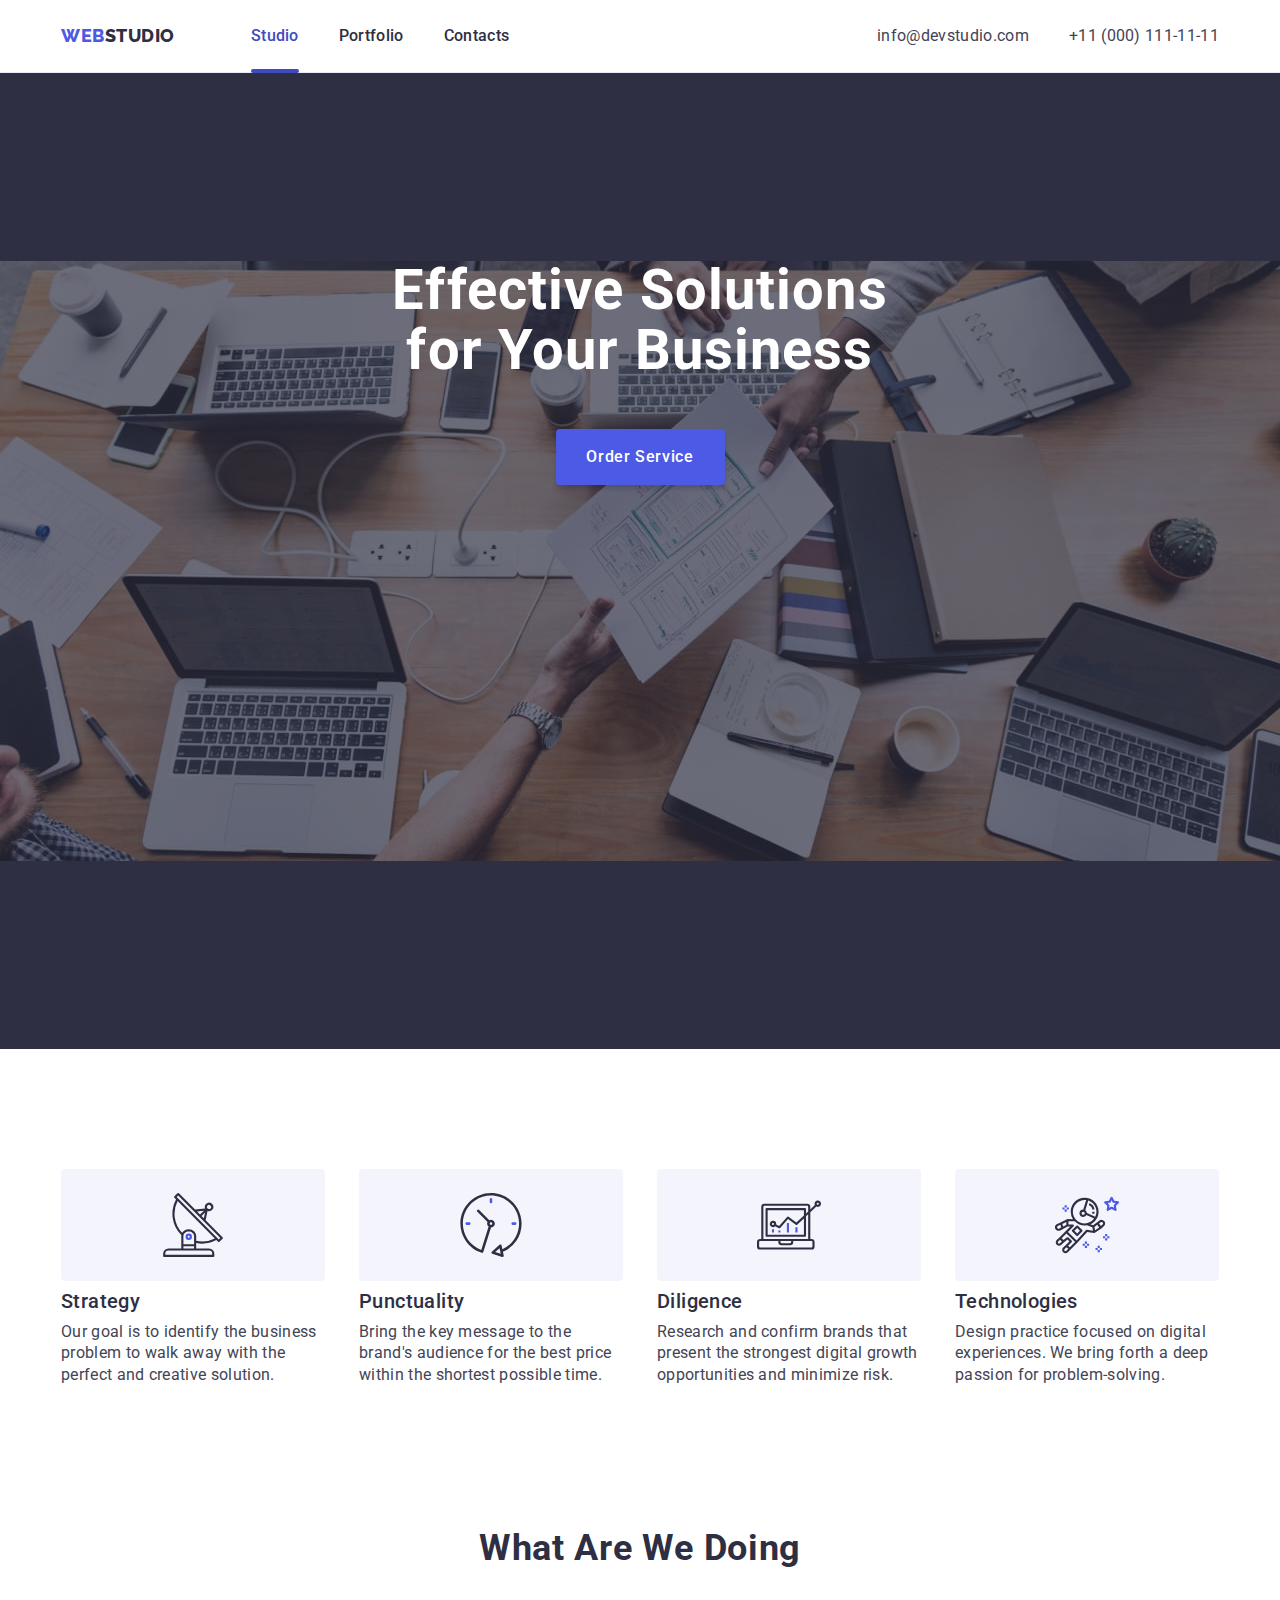
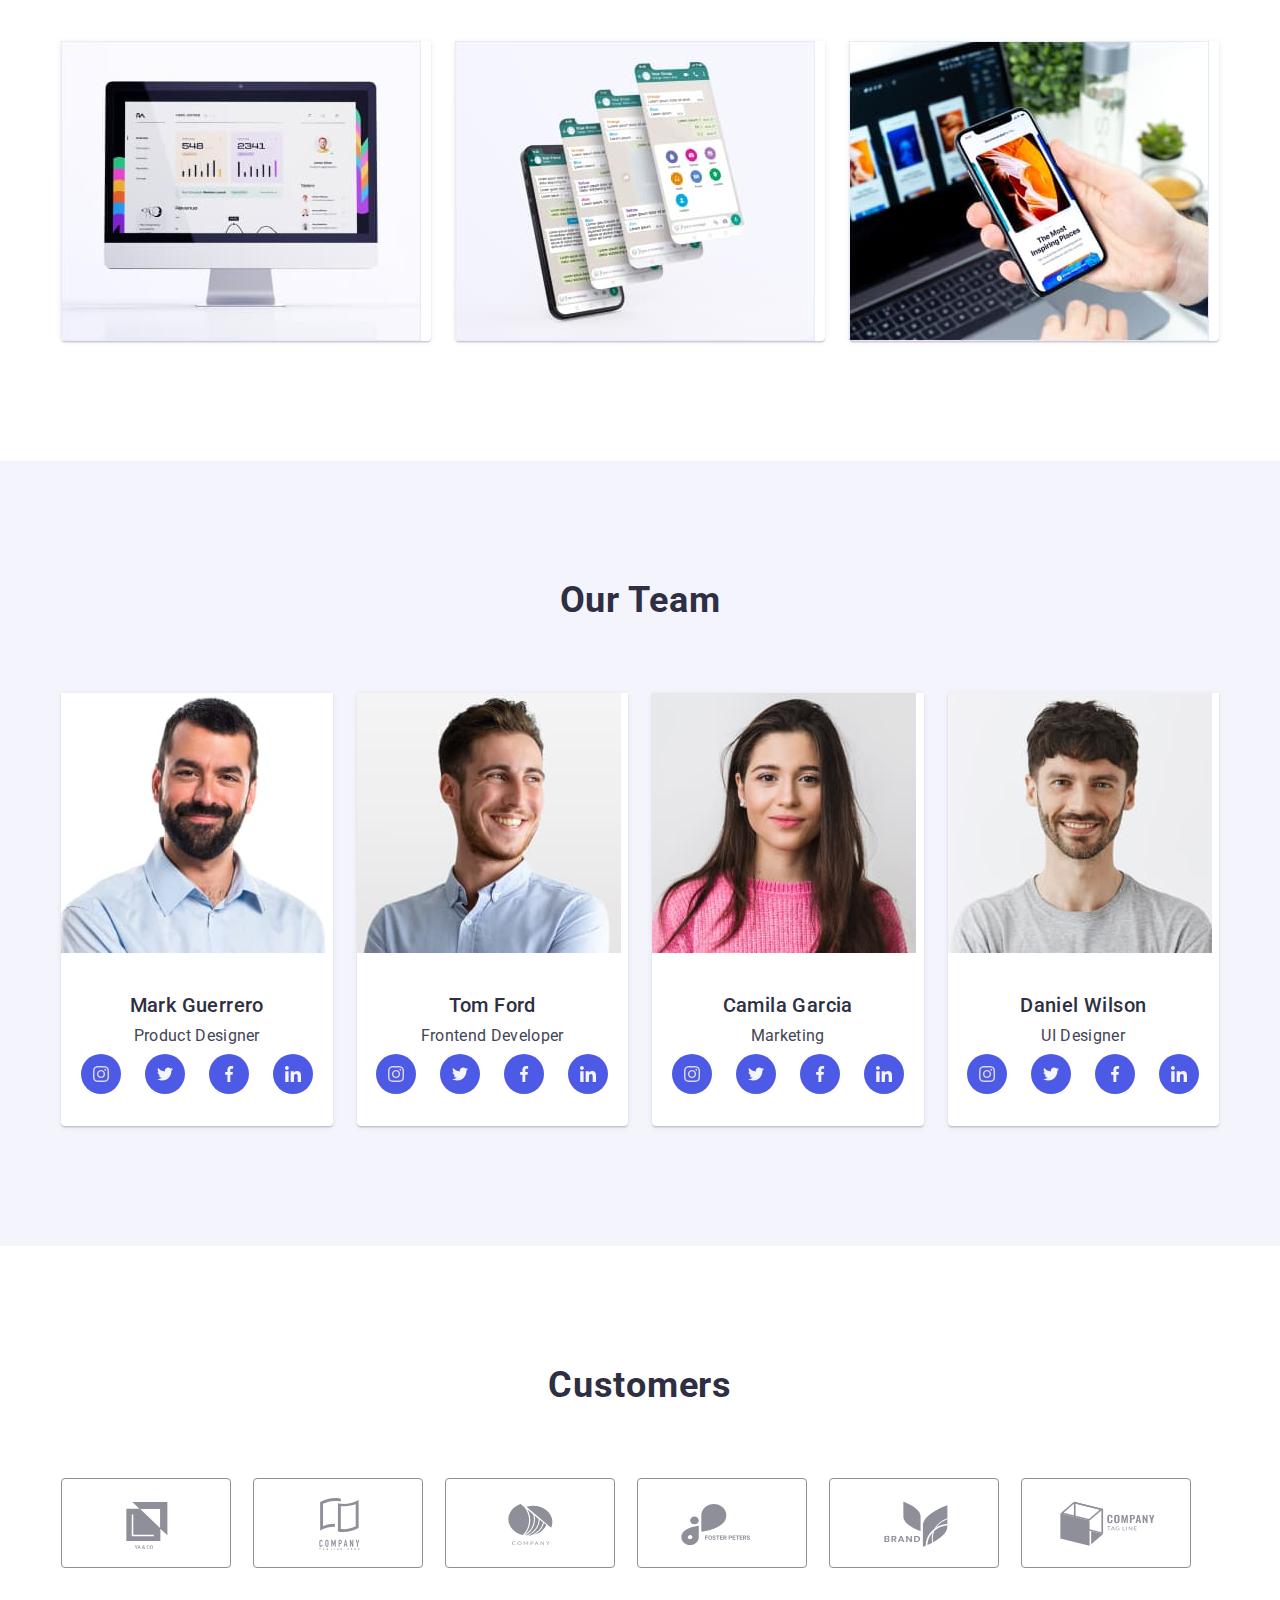
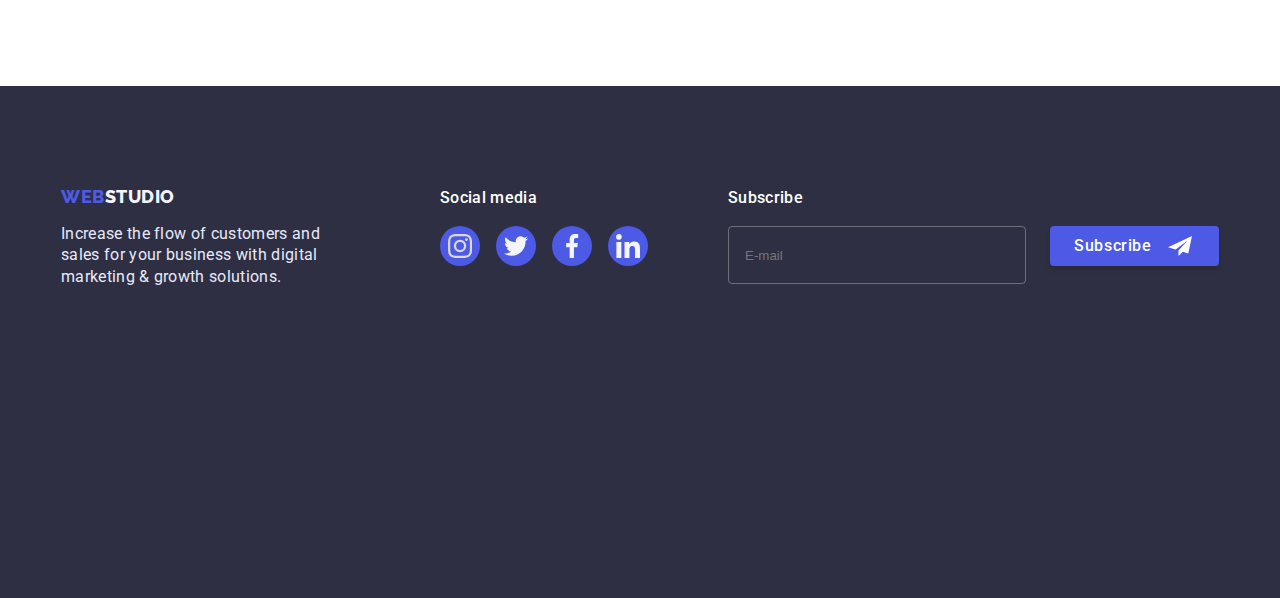
<file: index.html>
<!DOCTYPE html>
<html lang="en">
  <head>
    <meta charset="UTF-8" />
    <meta http-equiv="X-UA-Compatible" content="IE=edge" />
    <meta name="viewport" content="width=device-width, initial-scale=1.0" />
    <title>Web Studio</title>
    <link rel="preconnect" href="https://fonts.googleapis.com" />
    <link rel="preconnect" href="https://fonts.gstatic.com" crossorigin />
    <link
      href="https://fonts.googleapis.com/css2?family=Raleway:wght@800&family=Roboto:wght@400;500;700&display=swap"
      rel="stylesheet"
    />
    <link
      rel="stylesheet"
      href="https://cdnjs.cloudflare.com/ajax/libs/modern-normalize/1.1.0/modern-normalize.min.css"
      integrity="sha512-wpPYUAdjBVSE4KJnH1VR1HeZfpl1ub8YT/NKx4PuQ5NmX2tKuGu6U/JRp5y+Y8XG2tV+wKQpNHVUX03MfMFn9Q=="
      crossorigin="anonymous"
      referrerpolicy="no-referrer"
    />
    <link
      rel="stylesheet"
      href="https://cdnjs.cloudflare.com/ajax/libs/animate.css/4.1.1/animate.min.css"
    />
    <link href="https://unpkg.com/aos@2.3.1/dist/aos.css" rel="stylesheet" />
    <link rel="stylesheet" href="./css/styles.css" />
  </head>
  <body>
    <!--Header-->
    <header class="header">
      <div class="container header-container">
        <nav class="site-nav">
          <a href="./index.html" class="logo-link logo-web link"
            >Web<span class="logo-studio">Studio</span></a
          >
          <!--navigation list-->
          <ul class="header-list list">
            <li class="header-item">
              <a class="header-link link current" href="./index.html">Studio</a>
            </li>
            <li class="header-item">
              <a class="header-link link" href="./portfolio.html">Portfolio</a>
            </li>
            <li class="header-item">
              <a class="header-link link" href="">Contacts</a>
            </li>
          </ul>
        </nav>
        <address class="address">
          <ul class="contact-list list">
            <li class="contact-item">
              <a href="mailto:info@devstudio.com" class="contact link"
                >info@devstudio.com</a
              >
            </li>
            <li class="contact-item">
              <a href="tel:+110001111111" class="contact link"
                >+11 (000) 111-11-11</a
              >
            </li>
          </ul>
        </address>
      </div>
    </header>
    <!--Hero-->
    <main>
      <section class="hero">
        <div class="container">
          <h1 class="hero-top-title">Effective Solutions for Your Business</h1>
          <button class="modal-btn" data-modal-open type="button">
            Order Service
          </button>
        </div>
      </section>

      <section class="about">
        <div class="container">
          <h2 hidden>info</h2>
          <ul class="hero-list list">
            <li class="info-list">
              <div class="hero-feature">
                <ul class="feature-list list">
                  <li class="feature-item">
                    <a href="" class="feature-link link"
                      ><svg width="64" height="64" class="feature-icons">
                        <use href="./images/icons-2.svg#icon-antenna"></use>
                      </svg>
                    </a>
                    <h3 class="hero-second-title list">Strategy</h3>
                    <p class="section-description">
                      Our goal is to identify the business problem to walk away
                      with the perfect and creative solution.
                    </p>
                  </li>
                </ul>
              </div>
            </li>
            <li class="info-list">
              <div class="hero-feature">
                <ul class="feature-list list">
                  <li class="feature-item">
                    <a href="" class="feature-link link"
                      ><svg width="64" height="64" class="feature-icons">
                        <use href="./images/icons-2.svg#icon-clock"></use>
                      </svg>
                    </a>
                    <h3 class="hero-second-title list">Punctuality</h3>
                    <p class="section-description">
                      Bring the key message to the brand's audience for the best
                      price within the shortest possible time.
                    </p>
                  </li>
                </ul>
              </div>
            </li>
            <li class="info-list">
              <div class="hero-feature">
                <ul class="feature-list list">
                  <li class="feature-item">
                    <a href="" class="feature-link link"
                      ><svg width="64" height="64" class="feature-icons">
                        <use href="./images/icons-2.svg#icon-diagram"></use>
                      </svg>
                    </a>
                    <h3 class="hero-second-title list">Diligence</h3>
                    <p class="section-description">
                      Research and confirm brands that present the strongest
                      digital growth opportunities and minimize risk.
                    </p>
                  </li>
                </ul>
              </div>
            </li>
            <li class="info-list">
              <div class="hero-feature">
                <ul class="feature-list list">
                  <li class="feature-item">
                    <a href="" class="feature-link link"
                      ><svg width="64" height="64" class="feature-icons">
                        <use href="./images/icons-2.svg#icon-astronaut"></use>
                      </svg>
                    </a>
                    <h3 class="hero-second-title list">Technologies</h3>
                    <p class="section-description">
                      Design practice focused on digital experiences. We bring
                      forth a deep passion for problem-solving.
                    </p>
                  </li>
                </ul>
              </div>
            </li>
          </ul>
        </div>
      </section>

      <section class="about">
        <div class="container">
          <h2 class="hero-main-title">What are we doing</h2>
          <ul class="about-list list">
            <li class="about-item">
              <img
                src="./images/computer.jpg"
                alt="computer"
                width="360"
                height="300"
              />
            </li>
            <li class="about-item">
              <img
                src="./images/phone.jpg"
                alt="phone"
                width="360"
                height="300"
              />
            </li>
            <li class="about-item">
              <img
                src="./images/rectangle.jpg"
                alt="technical"
                width="360"
                height="300"
              />
            </li>
          </ul>
        </div>
      </section>

      <section class="about-team">
        <div class="container">
          <h2 class="hero-main-title">Our Team</h2>
          <ul class="about-list list">
            <li class="about-item">
              <img
                src="./images/guerreromark.jpg"
                alt="Mark Guerrero"
                width="264"
                height="260"
              />
              <div class="hero-text">
                <h3 class="hero-second-title">Mark Guerrero</h3>
                <p class="section-description">Product Designer</p>
                <ul class="team-soc-list list">
                  <li class="taem-soc-item">
                    <a href="" class="team-soc-link link"
                      ><svg width="16" height="16" class="team-soc-icon">
                        <use href="./images/icons.svg#icon-instagram"></use>
                      </svg>
                    </a>
                  </li>
                  <li class="taem-soc-item">
                    <a href="" class="team-soc-link link">
                      <svg width="16" height="16" class="team-soc-icon">
                        <use href="./images/icons.svg#icon-twitter"></use>
                      </svg>
                    </a>
                  </li>
                  <li class="taem-soc-item">
                    <a href="" class="team-soc-link link">
                      <svg width="16" height="16" class="team-soc-icon">
                        <use href="./images/icons.svg#icon-facebook"></use>
                      </svg>
                    </a>
                  </li>
                  <li class="taem-soc-item">
                    <a href="" class="team-soc-link link">
                      <svg width="16" height="16" class="team-soc-icon">
                        <use href="./images/icons.svg#icon-linkedin"></use>
                      </svg>
                    </a>
                  </li>
                </ul>
              </div>
            </li>
            <li class="about-item">
              <img
                src="./images/tomford.jpg"
                alt="Tom Ford"
                width="264"
                height="260"
              />
              <div class="hero-text">
                <h3 class="hero-second-title">Tom Ford</h3>
                <p class="section-description">Frontend Developer</p>
                <ul class="team-soc-list list">
                  <li class="taem-soc-item">
                    <a href="" class="team-soc-link link">
                      <svg width="16" height="16" class="team-soc-icon">
                        <use href="./images/icons.svg#icon-instagram"></use>
                      </svg>
                    </a>
                  </li>
                  <li class="taem-soc-item">
                    <a href="" class="team-soc-link link">
                      <svg width="16" height="16" class="team-soc-icon">
                        <use href="./images/icons.svg#icon-twitter"></use>
                      </svg>
                    </a>
                  </li>
                  <li class="taem-soc-item">
                    <a href="" class="team-soc-link link">
                      <svg width="16" height="16" class="team-soc-icon">
                        <use href="./images/icons.svg#icon-facebook"></use>
                      </svg>
                    </a>
                  </li>
                  <li class="taem-soc-item">
                    <a href="" class="team-soc-link link">
                      <svg width="16" height="16" class="team-soc-icon">
                        <use href="./images/icons.svg#icon-linkedin"></use>
                      </svg>
                    </a>
                  </li>
                </ul>
              </div>
            </li>
            <li class="about-item">
              <img
                src="./images/garciacamila.jpg"
                alt="Camila Garcia"
                width="264"
                height="260"
              />
              <div class="hero-text">
                <h3 class="hero-second-title">Camila Garcia</h3>
                <p class="section-description">Marketing</p>
                <ul class="team-soc-list list">
                  <li class="taem-soc-item">
                    <a href="" class="team-soc-link link">
                      <svg width="16" height="16" class="team-soc-icon">
                        <use href="./images/icons.svg#icon-instagram"></use>
                      </svg>
                    </a>
                  </li>
                  <li class="taem-soc-item">
                    <a href="" class="team-soc-link link">
                      <svg width="16" height="16" class="team-soc-icon">
                        <use href="./images/icons.svg#icon-twitter"></use>
                      </svg>
                    </a>
                  </li>
                  <li class="taem-soc-item">
                    <a href="" class="team-soc-link link">
                      <svg width="16" height="16" class="team-soc-icon">
                        <use href="./images/icons.svg#icon-facebook"></use>
                      </svg>
                    </a>
                  </li>
                  <li class="taem-soc-item">
                    <a href="" class="team-soc-link link">
                      <svg width="16" height="16" class="team-soc-icon">
                        <use href="./images/icons.svg#icon-linkedin"></use>
                      </svg>
                    </a>
                  </li>
                </ul>
              </div>
            </li>
            <li class="about-item">
              <img
                src="./images/danielwilson.jpg"
                alt="Daniel Wilson"
                width="264"
                height="260"
              />
              <div class="hero-text">
                <h3 class="hero-second-title">Daniel Wilson</h3>
                <p class="section-description">UI Designer</p>
                <ul class="team-soc-list list">
                  <li class="taem-soc-item">
                    <a href="" class="team-soc-link link">
                      <svg width="16" height="16" class="team-soc-icon">
                        <use href="./images/icons.svg#icon-instagram"></use>
                      </svg>
                    </a>
                  </li>
                  <li class="taem-soc-item">
                    <a href="" class="team-soc-link link">
                      <svg width="16" height="16" class="team-soc-icon">
                        <use href="./images/icons.svg#icon-twitter"></use>
                      </svg>
                    </a>
                  </li>
                  <li class="taem-soc-item">
                    <a href="" class="team-soc-link link">
                      <svg width="16" height="16" class="team-soc-icon">
                        <use href="./images/icons.svg#icon-facebook"></use>
                      </svg>
                    </a>
                  </li>
                  <li class="taem-soc-item">
                    <a href="" class="team-soc-link link">
                      <svg width="16" height="16" class="team-soc-icon">
                        <use href="./images/icons.svg#icon-linkedin"></use>
                      </svg>
                    </a>
                  </li>
                </ul>
              </div>
            </li>
          </ul>
        </div>
      </section>
      <section class="сustomers">
        <div class="container">
          <h2 class="hero-main-title">Customers</h2>
          <ul class="сustomers-logo list">
            <li class="сustomers-item">
              <a href="" class="сustomers-link link">
                <svg width="104" height="56" class="сustomers-icon">
                  <use href="./images/icons-3.svg#icon-Logo"></use>
                </svg>
              </a>
            </li>
            <li class="сustomers-item">
              <a href="" class="сustomers-link">
                <svg width="104" height="56" class="сustomers-icon">
                  <use href="./images/icons-3.svg#icon-Logo-1"></use>
                </svg>
              </a>
            </li>
            <li class="сustomers-item">
              <a href="" class="сustomers-link link">
                <svg width="104" height="56" class="сustomers-icon">
                  <use href="./images/icons-3.svg#icon-Logo-2"></use>
                </svg>
              </a>
            </li>
            <li class="сustomers-item">
              <a href="" class="сustomers-link link">
                <svg width="104" height="56" class="сustomers-icon">
                  <use href="./images/icons-3.svg#icon-Logo-3"></use>
                </svg>
              </a>
            </li>
            <li class="сustomers-item">
              <a href="" class="сustomers-link link">
                <svg width="104" height="56" class="сustomers-icon">
                  <use href="./images/icons-3.svg#icon-Logo-4"></use>
                </svg>
              </a>
            </li>
            <li class="сustomers-item">
              <a href="" class="сustomers-link link">
                <svg width="104" height="56" class="сustomers-icon">
                  <use href="./images/icons-3.svg#icon-Logo-5"></use>
                </svg>
              </a>
            </li>
          </ul>
        </div>
      </section>
    </main>
    <footer class="footer logo-link">
      <div class="footer-wrap container">
        <div>
          <a href="./index.html" class="logo-web link"
            >Web<span class="logo-studio-footer">studio</span></a
          >
          <p class="footer-text">
            Increase the flow of customers and sales for your business with
            digital marketing & growth solutions.
          </p>
        </div>
        <div class="social-nav">
          <h3 class="social-text">Social media</h3>
          <ul class="footer-soc-list list">
            <li class="footer-soc-item">
              <a href="" class="footer-soc-link link">
                <svg width="24" height="24" class="footer-soc-icon">
                  <use href="./images/icons.svg#icon-instagram"></use>
                </svg>
              </a>
            </li>
            <li class="footer-soc-item">
              <a href="" class="footer-soc-link link">
                <svg width="24" height="24" class="footer-soc-icon">
                  <use href="./images/icons.svg#icon-twitter"></use>
                </svg>
              </a>
            </li>
            <li class="footer-soc-item">
              <a href="" class="footer-soc-link link">
                <svg width="24" height="24" class="footer-soc-icon">
                  <use href="./images/icons.svg#icon-facebook"></use>
                </svg>
              </a>
            </li>
            <li class="footer-soc-item">
              <a href="" class="footer-soc-link link">
                <svg width="24" height="24" class="footer-soc-icon">
                  <use href="./images/icons.svg#icon-linkedin"></use>
                </svg>
              </a>
            </li>
          </ul>
        </div>
        <div class="footer-component">
          <h3 class="component-text">Subscribe</h3>
          <form class="component-form">
            <div class="component-field">
              <input
                class="component-input"
                type="email"
                id="user-subscribe"
                name="user-subscribe"
                placeholder="E-mail"
              />
              <button type="submit" class="modal-btn component-btn-input">
                Subscribe
                <svg width="24" height="24" class="component-icon">
                  <use href="./images/icons-6.svg#icon-Frame-3"></use>
                </svg>
              </button>
            </div>
          </form>
        </div>
      </div>
    </footer>
    <div class="backdrop is-hidden" data-modal>
      <div class="modal">
        <button type="button" data-modal-close class="modal-close">
          <svg width="8" height="8" class="modal-close-icon">
            <use href="./images/icons-4.svg#icon-close-black"></use>
          </svg>
        </button>
        <p class="modal-title">Leave your contacts and we will call you back</p>
        <form class="modal-form">
          <div class="modal-field">
            <label class="modal-lable-text" for="user-name">Name</label>
            <div class="input-wrap">
              <input
                class="modal-input"
                type="text"
                placeholder=""
                name="user-name"
                id="user-name"
                required
              />
              <svg width="18" height="24" class="modal-input-icon">
                <use href="./images/icons-5.svg#icon-person-black-18dp-1"></use>
              </svg>
            </div>
          </div>
          <div class="modal-field">
            <label class="modal-lable-text" for="user-phone">Phone</label>
            <div class="input-wrap">
              <input
                class="modal-input"
                type="tel"
                placeholder="+380 (00) 000-00-00"
                name="user-phone"
                id="user-phone"
                title="+380 (00) 000-00-00"
                required
                pattern="[\+]\d{3}\s[\(]\d{2}[\)]\s\d{3}[\-]\d{2}[\-]\d{2}"
              />
              <svg width="18" height="24" class="modal-input-icon">
                <use href="./images/icons-5.svg#icon-phone-black-18dp-1"></use>
              </svg>
            </div>
          </div>
          <div class="modal-field">
            <label class="modal-lable-text" for="user-email">Email</label>
            <div class="input-wrap">
              <input
                class="modal-input"
                type="email"
                placeholder=""
                name="user-email"
                id="user-email"
                required
              />
              <svg width="18" height="24" class="modal-input-icon">
                <use href="./images/icons-5.svg#icon-email-black-18dp-1"></use>
              </svg>
            </div>
          </div>
          <div class="modal-field">
            <label class="modal-lable-text" for="user-comment">Comment</label>
            <textarea
              class="modal-textarea"
              name="user-comment"
              id="user-comment"
              placeholder="Text input"
            ></textarea>
          </div>
          <div class="modal-field">
            <input
              class="modal-check visually-hidden"
              type="checkbox"
              id="privacy"
              name="user-privacy"
              value="true"
            />
            <label for="privacy" class="check-text">
              <span>
                <svg class="check-icon" width="10" height="8">
                  <use href="./images/icons-6.svg#icon-Vector"></use>
                </svg> </span
              >I accept the terms and conditions of the
              <a class="privacy policy" href="">Privacy Policy</a></label
            >
          </div>
          <button type="submit" class="modal-btn modal-btn-input">Send</button>
        </form>
      </div>
    </div>
    <script src="https://unpkg.com/aos@2.3.1/dist/aos.js"></script>
    <script>
      AOS.init();
    </script>
    <script src="./js/modal.js"></script>
  </body>
</html>
</file>
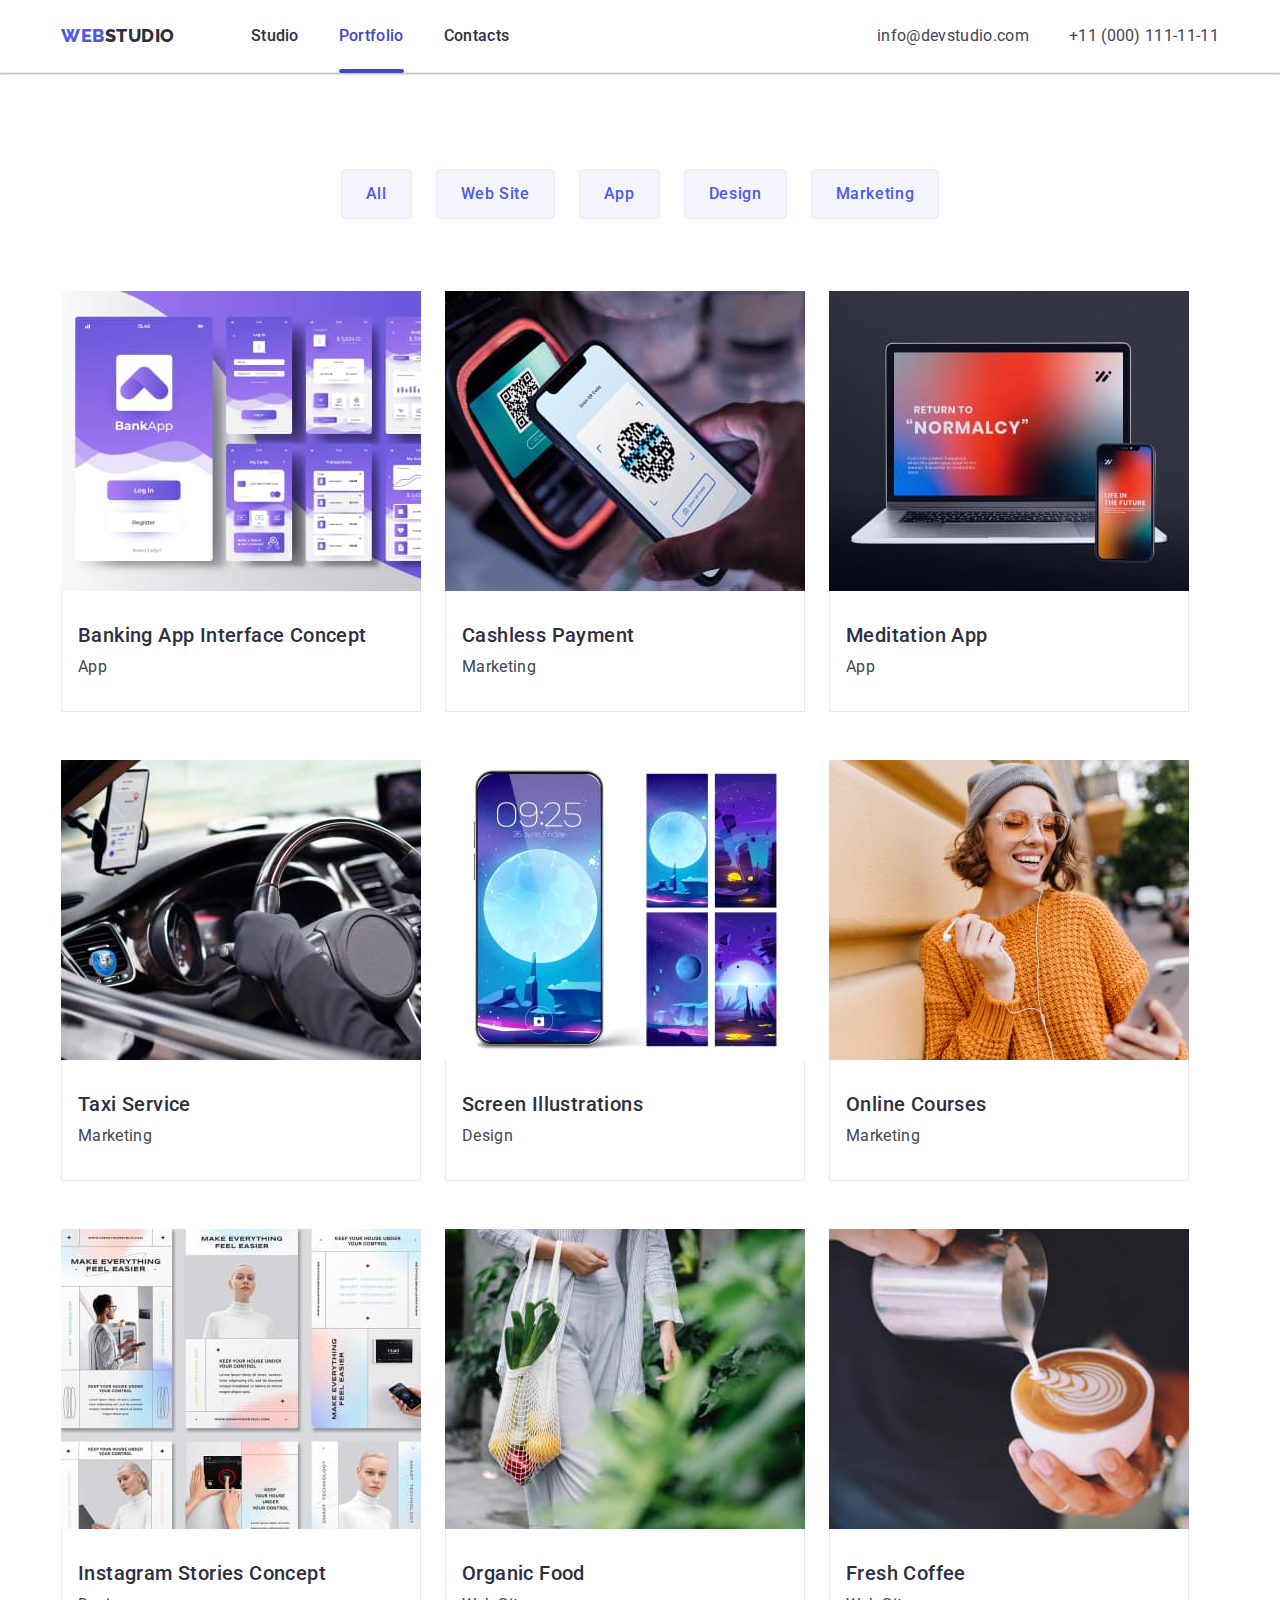
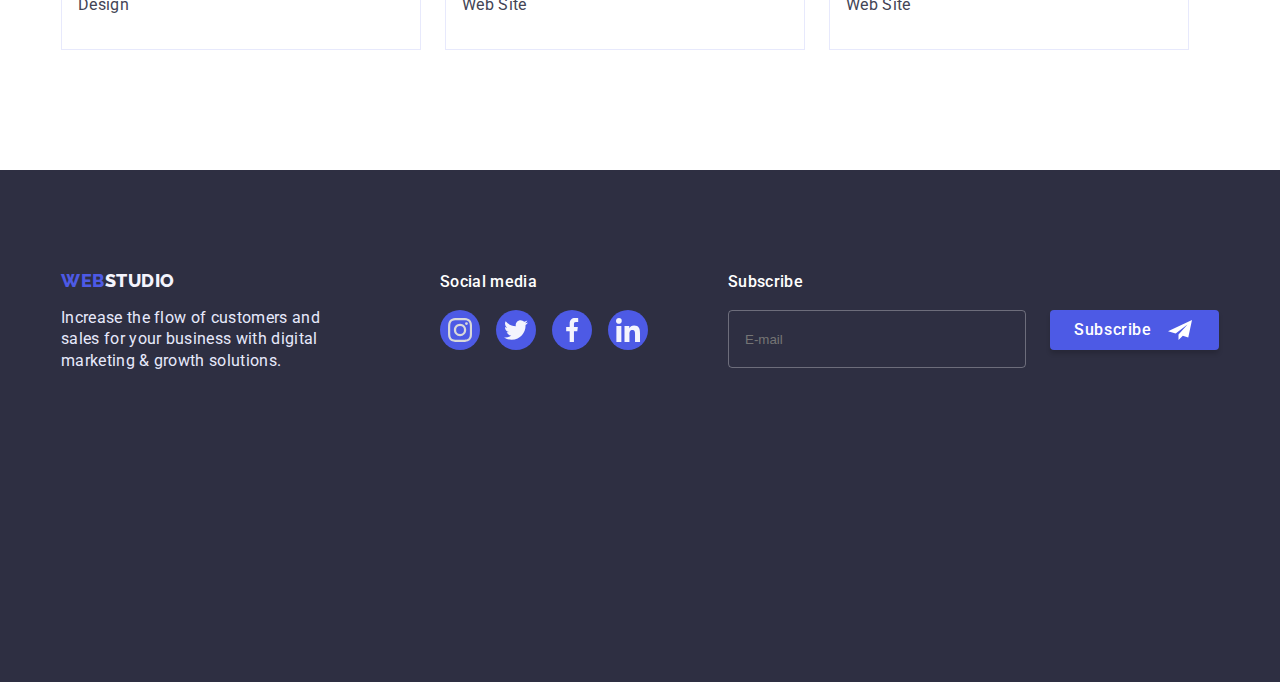
<file: portfolio.html>
<!DOCTYPE html>
<html lang="en">
  <head>
    <meta charset="UTF-8" />
    <meta http-equiv="X-UA-Compatible" content="IE=edge" />
    <meta name="viewport" content="width=device-width, initial-scale=1.0" />
    <title>Portfolio</title>
    <link rel="preconnect" href="https://fonts.googleapis.com" />
    <link rel="preconnect" href="https://fonts.gstatic.com" crossorigin />
    <link
      href="https://fonts.googleapis.com/css2?family=Raleway:wght@800&family=Roboto:wght@400;500;700&display=swap"
      rel="stylesheet"
    />
    <link
      rel="stylesheet"
      href="https://cdnjs.cloudflare.com/ajax/libs/modern-normalize/1.1.0/modern-normalize.min.css"
      integrity="sha512-wpPYUAdjBVSE4KJnH1VR1HeZfpl1ub8YT/NKx4PuQ5NmX2tKuGu6U/JRp5y+Y8XG2tV+wKQpNHVUX03MfMFn9Q=="
      crossorigin="anonymous"
      referrerpolicy="no-referrer"
    />
    <link
      rel="stylesheet"
      href="https://cdnjs.cloudflare.com/ajax/libs/animate.css/4.1.1/animate.min.css"
    />
    <link rel="stylesheet" href="./css/styles.css" />
  </head>
  <body>
    <!--Header-->
    <header class="header">
      <div class="container header-container">
        <nav class="site-nav">
          <a href="./index.html" class="logo-link logo-web link"
            >Web<span class="logo-studio">Studio</span></a
          >
          <!--navigation list-->
          <ul class="header-list list">
            <li class="header-item">
              <a class="header-link link" href="./index.html">Studio</a>
            </li>
            <li class="header-item">
              <a class="header-link link current" href="./portfolio.html"
                >Portfolio</a
              >
            </li>
            <li class="header-item">
              <a class="header-link link" href="">Contacts</a>
            </li>
          </ul>
        </nav>
        <address class="address">
          <ul class="contact-list list">
            <li class="contact-item">
              <a href="mailto:info@devstudio.com" class="contact link"
                >info@devstudio.com</a
              >
            </li>
            <li class="contact-item">
              <a href="tel:+110001111111" class="contact link"
                >+11 (000) 111-11-11</a
              >
            </li>
          </ul>
        </address>
      </div>
    </header>
    <!--Hero-->
    <main>
      <section class="portfolio">
        <div class="container">
          <h1 hidden>Field of activity</h1>
          <ul class="list-button list">
            <li class="button-nav">
              <button class="portfolio-modal-btn" type="button">All</button>
            </li>
            <li class="button-nav">
              <button class="portfolio-modal-btn" type="button">
                Web Site
              </button>
            </li>
            <li class="button-nav">
              <button class="portfolio-modal-btn" type="button">App</button>
            </li>
            <li class="button-nav">
              <button class="portfolio-modal-btn" type="button">Design</button>
            </li>
            <li class="button-nav">
              <button class="portfolio-modal-btn" type="button">
                Marketing
              </button>
            </li>
          </ul>
          <ul class="list row-cards-list">
            <li class="row-cards">
              <a href="" class="row-cards-link link">
                <div class="cards-top-wrap">
                  <img
                    src="./images/banking.jpg"
                    alt="service"
                    width="360"
                    height="300"
                  />
                  <p class="cards-cover-text">
                    14 Stylish and User-Friendly App Design Concepts · Task
                    Manager App · Calorie Tracker App · Exotic Fruit Ecommerce
                    App · Cloud Storage App
                  </p>
                </div>
                <div class="cards-container">
                  <h2 class="hero-media-img-title">
                    Banking App Interface Concept
                  </h2>
                  <p class="section-img-description">App</p>
                </div></a
              >
            </li>
            <li class="row-cards">
              <a href="" class="row-cards-link link">
                <div class="cards-top-wrap">
                  <img
                    src="./images/payment.jpg"
                    alt="cashless"
                    width="360"
                    height="300"
                  />
                  <p class="cards-cover-text">
                    14 Stylish and User-Friendly App Design Concepts · Task
                    Manager App · Calorie Tracker App · Exotic Fruit Ecommerce
                    App · Cloud Storage App
                  </p>
                </div>
                <div class="cards-container">
                  <h2 class="hero-media-img-title">Cashless Payment</h2>
                  <p class="section-img-description">Marketing</p>
                </div></a
              >
            </li>
            <li class="row-cards">
              <a href="" class="row-cards-link link"
                ><div class="cards-top-wrap">
                  <img
                    src="./images/add.jpg"
                    alt="meditation"
                    width="360"
                    height="300"
                  />
                  <p class="cards-cover-text">
                    14 Stylish and User-Friendly App Design Concepts · Task
                    Manager App · Calorie Tracker App · Exotic Fruit Ecommerce
                    App · Cloud Storage App
                  </p>
                </div>
                <div class="cards-container">
                  <h2 class="hero-media-img-title">Meditation App</h2>
                  <p class="section-img-description">App</p>
                </div></a
              >
            </li>
            <li class="row-cards">
              <a href="" class="row-cards-link link"
                ><div class="cards-top-wrap">
                  <img
                    src="./images/taxi.jpg"
                    alt="taxiservice"
                    width="360"
                    height="300"
                  />
                  <p class="cards-cover-text">
                    14 Stylish and User-Friendly App Design Concepts · Task
                    Manager App · Calorie Tracker App · Exotic Fruit Ecommerce
                    App · Cloud Storage App
                  </p>
                </div>
                <div class="cards-container">
                  <h2 class="hero-media-img-title">Taxi Service</h2>
                  <p class="section-img-description">Marketing</p>
                </div></a
              >
            </li>
            <li class="row-cards">
              <a href="" class="row-cards-link link"
                ><div class="cards-top-wrap">
                  <img
                    src="./images/screen.jpg"
                    alt="illustration"
                    width="360"
                    height="300"
                  />
                  <p class="cards-cover-text">
                    14 Stylish and User-Friendly App Design Concepts · Task
                    Manager App · Calorie Tracker App · Exotic Fruit Ecommerce
                    App · Cloud Storage App
                  </p>
                </div>
                <div class="cards-container">
                  <h2 class="hero-media-img-title">Screen Illustrations</h2>
                  <p class="section-img-description">Design</p>
                </div></a
              >
            </li>
            <li class="row-cards">
              <a href="" class="row-cards-link link"
                ><div class="cards-top-wrap">
                  <img
                    src="./images/onlinecourses.jpg"
                    alt="courses"
                    width="360"
                    height="300"
                  />
                  <p class="cards-cover-text">
                    14 Stylish and User-Friendly App Design Concepts · Task
                    Manager App · Calorie Tracker App · Exotic Fruit Ecommerce
                    App · Cloud Storage App
                  </p>
                </div>
                <div class="cards-container">
                  <h2 class="hero-media-img-title">Online Courses</h2>
                  <p class="section-img-description">Marketing</p>
                </div></a
              >
            </li>
            <li class="row-cards">
              <a href="" class="row-cards-link link"
                ><div class="cards-top-wrap">
                  <img
                    src="./images/instagram.jpg"
                    alt="storiescontent"
                    width="360"
                    height="300"
                  />
                  <p class="cards-cover-text">
                    14 Stylish and User-Friendly App Design Concepts · Task
                    Manager App · Calorie Tracker App · Exotic Fruit Ecommerce
                    App · Cloud Storage App
                  </p>
                </div>
                <div class="cards-container">
                  <h2 class="hero-media-img-title">
                    Instagram Stories Concept
                  </h2>
                  <p class="section-img-description">Design</p>
                </div></a
              >
            </li>
            <li class="row-cards">
              <a href="" class="row-cards-link link"
                ><div class="cards-top-wrap">
                  <img
                    src="./images/organicfood.jpg"
                    alt="organicfood"
                    width="360"
                    height="300"
                  />
                  <p class="cards-cover-text">
                    14 Stylish and User-Friendly App Design Concepts · Task
                    Manager App · Calorie Tracker App · Exotic Fruit Ecommerce
                    App · Cloud Storage App
                  </p>
                </div>
                <div class="cards-container">
                  <h2 class="hero-media-img-title">Organic Food</h2>
                  <p class="section-img-description">Web Site</p>
                </div></a
              >
            </li>
            <li class="row-cards">
              <a href="" class="row-cards-link link"
                ><div class="cards-top-wrap">
                  <img
                    src="./images/coffee.jpg"
                    alt="freshcofee"
                    width="360"
                    height="300"
                  />
                  <p class="cards-cover-text">
                    14 Stylish and User-Friendly App Design Concepts · Task
                    Manager App · Calorie Tracker App · Exotic Fruit Ecommerce
                    App · Cloud Storage App
                  </p>
                </div>
                <div class="cards-container">
                  <h2 class="hero-media-img-title">Fresh Coffee</h2>
                  <p class="section-img-description">Web Site</p>
                </div></a
              >
            </li>
          </ul>
        </div>
      </section>
    </main>
    <footer class="footer logo-link">
      <div class="footer-wrap container">
        <div>
          <a href="./index.html" class="logo-web link"
            >Web<span class="logo-studio-footer">studio</span></a
          >
          <p class="footer-text">
            Increase the flow of customers and sales for your business with
            digital marketing & growth solutions.
          </p>
        </div>
        <div class="social-nav">
          <h3 class="social-text">Social media</h3>
          <ul class="footer-soc-list list">
            <li class="footer-soc-item">
              <a href="" class="footer-soc-link link">
                <svg width="24" height="24" class="footer-soc-icon">
                  <use href="./images/icons.svg#icon-instagram"></use>
                </svg>
              </a>
            </li>
            <li class="footer-soc-item">
              <a href="" class="footer-soc-link link">
                <svg width="24" height="24" class="footer-soc-icon">
                  <use href="./images/icons.svg#icon-twitter"></use>
                </svg>
              </a>
            </li>
            <li class="footer-soc-item">
              <a href="" class="footer-soc-link link">
                <svg width="24" height="24" class="footer-soc-icon">
                  <use href="./images/icons.svg#icon-facebook"></use>
                </svg>
              </a>
            </li>
            <li class="footer-soc-item">
              <a href="" class="footer-soc-link link">
                <svg width="24" height="24" class="footer-soc-icon">
                  <use href="./images/icons.svg#icon-linkedin"></use>
                </svg>
              </a>
            </li>
          </ul>
        </div>
        <div class="footer-component">
          <h3 class="component-text">Subscribe</h3>
          <form class="component-form">
           <div class="component-field">
           <input class="component-input" type="email" id="user-subscribe" name="user-subscribe" placeholder="E-mail">
           <button type="submit" class="modal-btn component-btn-input">
            Subscribe
           <svg width="24" height="24" class="component-icon">
            <use href="./images/icons-6.svg#icon-Frame-3"></use>
           </svg></button>
          </div>
        </div>
     </div>
      </form>
    </footer>
  </body>
</html>
</file>
<file: css/styles.css>
:root {
  --main-title-color: #ffffff;
  --main-second-color: #2e2f42;
  --main-btn-color: #4d5ae5;
  --second-btn-color: #404bbf;
}

p,
h1,
h2,
h3,
h4,
h5,
h6 {
  margin: 0;
}

ul {
  padding-left: 0;
  margin: 0;
}

button {
  cursor: pointer;
}

address {
  font-style: normal;
}

body {
  font-family: "Roboto", sans-serif;
  font-style: normal;
  color: #434455;
  margin: 0;
}

img {
  display: block;
  max-width: 100%;
  height: auto;
}

.visually-hidden {
  position: absolute;
  width: 1px;
  height: 1px;
  margin: -1px;
  border: 0;
  padding: 0;

  white-space: nowrap;
  clip-path: inset(100%);
  clip: rect(0 0 0 0);
  overflow: hidden;
}

.list {
  list-style: none;
}

.link {
  text-decoration: none;
}

.container {
  max-width: 1158px;
  padding-left: 15px;
  padding-right: 15px;
  margin: 0 auto;
}

/*======================Header===================*/

.header {
  border-bottom: 1px solid #e7e9fc;
  box-shadow: 0px 2px 1px rgba(46, 47, 66, 0.08),
    0px 1px 1px rgba(46, 47, 66, 0.16), 0px 1px 6px rgba(46, 47, 66, 0.08);
  padding-top: 24px;
  padding-bottom: 24px;
}

.header-container {
  display: flex;
}

.site-nav {
  display: flex;
  align-items: center;
  margin-right: auto;
}

.logo-link {
  margin-right: 76px;
}

.logo-web {
  font-family: "Raleway", sans-serif;
  color: #4d5ae5;
  text-transform: uppercase;
  font-weight: 800;
  font-size: 18px;
  line-height: 1.17;
  letter-spacing: 0.03em;
}

.logo-studio {
  color: #2e2f42;
}

.logo-studio-footer {
  color: #f4f4fd;
}

.header-list {
  display: flex;
  gap: 40px;
}

.header-link {
  display: block;
  position: relative;
  font-weight: 500;
  font-size: 16px;
  line-height: 1.5;
  letter-spacing: 0.02em;
  color: #2e2f42;
  transition: color 250ms;
  transition-timing-function: cubic-bezier(0.4, 0, 0.2, 1);
}

.header-link:hover,
.header-link:focus {
  color: #404bbf;
}

.header-link.current {
  color: #404bbf;
}

.current::after {
  content: "";
  position: absolute;
  width: 100%;
  height: 4px;
  left: 0px;
  bottom: 0;
  top: 45px;
  display: block;
  background-color: #404bbf;
  border-radius: 2px;
}

.contact-list {
  display: flex;
  gap: 40px;
}

.contact {
  font-size: 16px;
  line-height: 1.5;
  letter-spacing: 0.02em;
  color: #434455;
}

.contact:hover,
.contact:focus {
  color: #404bbf;
  transition: color 250ms;
  transition-timing-function: cubic-bezier(0.4, 0, 0.2, 1);
}

.contact-item {
  font-style: normal;
  margin-left: auto;
}

/*======================Hero=====================*/

.hero {
  background-color: #2e2f42;
  background-image: linear-gradient(
      rgba(46, 47, 66, 0.7),
      rgba(46, 47, 66, 0.7)
    ),
    url(../images/hero-bg.jpg);
  background-repeat: no-repeat;
  background-position: center;
  margin: 0 auto;
  max-width: 1440px;
  height: 600px;
  padding-top: 188px;
  padding-bottom: 188px;
}

.hero-top-title {
  font-weight: 700;
  font-size: 56px;
  line-height: 1.07;
  text-align: center;
  letter-spacing: 0.02em;
  color: var(--main-title-color);
  margin: 0 auto;
  white-space: pre-line;
  margin-bottom: 48px;
  max-width: 496px;
  height: 120px;
  left: 472px;
  top: 260px;
}

.modal-btn {
  min-width: 169px;
  height: 56px;
  font-family: "Roboto", sans-serif;
  font-weight: 500;
  font-size: 16px;
  line-height: 1.5;
  letter-spacing: 0.04em;
  cursor: pointer;
  color: var(--main-title-color);
  background: #4d5ae5;
  box-shadow: 0px 4px 4px rgba(0, 0, 0, 0.15);
  border-radius: 4px;
  border: none;
  display: block;
  margin: 0 auto;
}
.modal-btn:hover,
.modal-btn:focus {
  color: #ffffff;
  background: #404bbf;

  transition: color 250ms;
  transition-timing-function: cubic-bezier(0.4, 0, 0.2, 1);
}

.about {
  padding-top: 120px;
  padding-bottom: 120px;
}

.hero-list {
  display: flex;
  justify-content: space-between;
  gap: 24px;
}

.info-list {
  width: calc((100% - 72px) / 4);
  max-width: 264px;
}

.hero-second-title {
  font-weight: 500;
  font-size: 20px;
  line-height: 1.2;
  letter-spacing: 0.02em;
  color: #2e2f42;
  margin-top: 8px;
  margin-bottom: 8px;
}

.section-description {
  font-size: 16px;
  line-height: 1.33;
  letter-spacing: 0.02em;
  margin-bottom: 8px;
}

.feature-list {
  display: flex;
  justify-content: center;
  margin-bottom: 8px;
}

.feature-item {
  width: 264px;
  height: 112px;
}

.feature-link {
  width: 100%;
  height: 100%;
  background-color: brown;
  display: flex;
  align-items: center;
  justify-content: center;
  background-color: #f4f4fd;
  border-radius: 4px;
}

.about-work {
  padding-bottom: 120px;
}

.hero-main-title {
  font-weight: 700;
  font-size: 36px;
  line-height: 1.11;
  text-align: center;
  letter-spacing: 0.02em;
  text-transform: capitalize;
  color: #2e2f42;
  text-align: center;
  margin-bottom: 72px;
}

.about-list {
  display: flex;
  gap: 24px;
  justify-content: space-between;
}

.about-team {
  padding-top: 120px;
  padding-bottom: 120px;
  background-color: #f4f4fd;
}

.about-item {
  width: calc((100% - 48px) / 3);
  background-color: #ffffff;
  box-shadow: 0px 1px 6px rgba(46, 47, 66, 0.08),
    0px 1px 1px rgba(46, 47, 66, 0.16), 0px 2px 1px rgba(46, 47, 66, 0.08);
  border-radius: 0px 0px 4px 4px;
}

.hero-text {
  display: flex;
  flex-direction: column;
  justify-content: center;
  align-items: center;
  padding: 32px 16px;
}

.team-soc-list {
  display: flex;
  justify-content: center;
  gap: 24px;
}

.taem-soc-item {
  height: 40px;
  width: 40px;
}

.team-soc-link {
  width: 100%;
  height: 100%;
  border-radius: 50%;
  background-color: #4d5ae5;
  display: flex;
  align-items: center;
  justify-content: center;
  color: #ffffff;
}

.team-soc-icon {
  fill: currentColor;
}
.team-soc-link:hover {
  background-color: #404bbf;
  color: #ffffff;
  transition: transform 250ms cubic-bezier(0.4, 0, 0.2, 1), linear;
}

.сustomers {
  position: relative;
  background-color: #ffffff;
  text-align: center;
  padding-top: 120px;
  padding-bottom: 120px;
}

.сustomers-logo {
  display: flex;
  flex-direction: row;
  align-items: center;
  justify-content: space-between;
  cursor: pointer;
  padding: 0px;
  gap: 24px;
  width: 1128px;
  height: 88px;
  left: 156px;
}

.сustomers-item {
  top: 16px;
  left: 32px;
  width: 168px;
  height: 88px;
}

.сustomers-link {
  width: 100%;
  height: 100%;
  border-radius: 50%;
  display: flex;
  border: 1px solid #8e8f99;
  border-radius: 4px;
  align-items: center;
  justify-content: center;
  fill: #4d5ae5;
}

.сustomers-icon {
  fill: #8e8f99;
}
.сustomers-link:hover {
  border-color: #4d5ae5;
  transition: transform 250ms cubic-bezier(0.4, 0, 0.2, 1), linear;
}

.сustomers-link:hover .сustomers-icon {
  fill: #4d5ae5;
}

/*======================footer=====================*/
.footer {
  background-color: #2e2f42;
  height: 312px;
  margin-right: auto;
  padding-top: 100px;
  padding-bottom: 100px;
}
.footer-wrap {
  display: flex;
}

.footer-text {
  font-style: normal;
  font-weight: 400;
  font-size: 16px;
  line-height: 1.33;
  letter-spacing: 0.02em;
  color: #e7e9fc;
  display: flex;
  max-width: 264px;
  margin-top: 16px;
  margin-right: 120px;
}

.social-nav {
  align-items: center;
  margin-right: auto;
  padding-bottom: 132px;
}

.social-text {
  font-style: normal;
  font-weight: 500;
  font-size: 16px;
  line-height: 1.5;
  letter-spacing: 0.02em;
  color: #ffffff;
}

.footer-soc-list {
  display: inline-flex;
  margin-top: 16px;
  gap: 16px;
}

.footer-soc-item {
  height: 40px;
  width: 40px;
}

.footer-soc-link {
  width: 100%;
  height: 100%;
  border-radius: 50%;
  background-color: #4d5ae5;
  display: flex;
  align-items: center;
  justify-content: center;
}

.footer-soc-icon {
  fill: currentColor;
}

.footer-soc-link:hover {
  background-color: #31d0aa;
  transition: transform 250ms cubic-bezier(0.4, 0, 0.2, 1), linear;
}

.footer-soc-link:hover .footer-soc-icon {
  fill: #8e8f99;
}

.footer-component {
  align-items: center;
  margin-left: 80px;
  padding-bottom: 132px;
}
.component-text {
  font-style: normal;
  font-weight: 500;
  font-size: 16px;
  line-height: 1.5;
  letter-spacing: 0.02em;
  display: flex;
  color: #ffffff;
  text-align: center;
  margin-bottom: 16px;
}

.component-form {
  display: flex;
}

.component-field {
  display: flex;
}

.component-input {
  padding: 8px 16px 8px 16px;
  border: 1px solid rgba(255, 255, 255, 0.3);
  border-radius: 4px;
  background-color: transparent;
  width: 264px;
  height: 40px;
  margin-right: 24px;
  color: #f4f4fd;
  outline: transparent;
  transition: border-color 250ms cubic-bezier(0.4, 0, 0.2, 1);
}

.component-btn-input {
  width: 165px;
  height: 40px;
  padding: 8px 24px;
  background-color: #4d5ae5;
  border-radius: 4px;
  border: transparent;
  display: flex;
  gap: 16px;
  font-weight: 500;
  font-size: 16px;
  line-height: 1.5;
  text-align: center;
  letter-spacing: 0.04em;
  color: #ffffff;
  transition: background-color 250ms cubic-bezier(0.4, 0, 0.2, 1);
}

.component-icon {
  top: 8px;
  left: 117px;
}

/*==================portfolio===============*/

.portfolio {
  padding-top: 96px;
  padding-bottom: 120px;
}

.list-button {
  display: flex;
  gap: 24px;
  margin-bottom: 72px;
  justify-content: center;
}

.portfolio-modal-btn {
  font-family: "Roboto", sans-serif;
  font-style: normal;
  font-weight: 500;
  font-size: 16px;
  line-height: 1.5;
  letter-spacing: 0.04em;
  color: #4d5ae5;
  background-color: #f4f4fd;
  border: 1px solid #e7e9fc;
  border-radius: 4px;
  cursor: pointer;
  margin: 0 auto;
  padding: 12px 24px;
}

.portfolio-modal-btn:hover,
.portfolio-modal-btn:focus {
  color: #ffffff;
  background-color: #404bbf;
  box-shadow: 0px 3px 1px rgba(0, 0, 0, 0.1), 0px 2px 1px rgba(0, 0, 0, 0.08),
    0px 2px 2px rgba(0, 0, 0, 0.12);
  transition: transform 2500ms cubic-bezier(0.4, 0, 0.2, 1), linear;
}

.row-cards-list {
  display: flex;
  flex-wrap: wrap;
  column-gap: 24px;
  row-gap: 48px;
}

.row-cards {
  width: calc(100% - 48 / 3);
  cursor: pointer;
}

.row-cards-link {
  display: block;
}

.row-cards-link:hover,
.row-cards-link:focus {
  box-shadow: 0px 1px 6px rgba(46, 47, 66, 0.08),
    0px 1px 1px rgba(46, 47, 66, 0.16), 0px 2px 1px rgba(46, 47, 66, 0.08);
}

.row-cards:hover .cards-cover-text {
  transform: translateY(0%);
  transition: transform 300ms linear;
}

.cards-top-wrap {
  position: relative;
  overflow: hidden;
}

.cards-cover-text {
  position: absolute;
  top: 0;
  font-style: normal;
  font-weight: 400;
  font-size: 16px;
  line-height: 1.5;
  letter-spacing: 0.02em;
  padding-top: 40px;
  padding-left: 32px;
  padding-right: 32px;
  color: #f4f4fd;
  background: #4d5ae5;
  height: 100%;
  transform: translateY(100%);
}
.cards-container {
  background-color: #ffffff;
  border: 1px solid #e7e9fc;
  border-top: none;
  padding-top: 32px;
  padding-bottom: 32px;
  padding-left: 16px;
}

.hero-media-img-title {
  font-weight: 500;
  font-size: 20px;
  line-height: 1.2;
  letter-spacing: 0.02em;
  color: #2e2f42;
  margin-bottom: 8px;
}

.section-img-description {
  font-size: 16px;
  line-height: 1.5;
  letter-spacing: 0.02em;
  color: #434455;
}

.backdrop {
  position: fixed;
  top: 0;
  width: 100%;
  height: 100%;
  padding-top: 88px;
  padding-bottom: 16px;
  background-color: rgba(46, 47, 66, 0.4);
  background: 0px 1px 1px rgba(0, 0, 0, 0.14), 0px 1px 3px rgba(0, 0, 0, 0.12),
    0px 2px 1px rgba(0, 0, 0, 0.2);
  transition: opacity 300ms linear, visibility 300ms linear;
}

.modal {
  width: 408px;
  min-height: 576px;
  background-color: #fcfcfc;
  box-shadow: 0px 1px 1px rgb(0 0 0 / 14%), 0px 1px 3px rgb(0 0 0 / 12%),
    0px 2px 1px rgb(0 0 0 / 20%);
  border-radius: 4px;
  position: absolute;
  top: 50%;
  left: 50%;
  transform: translate(-50%, -50%) scaleY(1);
  transition: transform 250ms cubic-bezier(0.4, 0, 0.2, 1);
  padding: 24px;
}

.modal-close {
  display: flex;
  margin-left: auto;
  width: 24px;
  height: 24px;
  border-radius: 50%;
  background-color: #e7e9fc;
  border: 1px solid rgba(0, 0, 0, 0.1);
  display: flex;
  align-items: center;
  justify-content: center;
  fill: #000000;
  transition: background-color 250ms cubic-bezier(0.4, 0, 0.2, 1),
    fill 250ms cubic-bezier(0.4, 0, 0.2, 1);
}

.modal-close:hover,
.modal-close:focus {
  background-color: #404bbf;
  fill: #ffffff;
}

.modal-close-icon {
  top: 8px;
  left: 8px;
}

.backdrop.is-hidden .modal {
  transform: translate(-50%, -50%) scaleY(0);
}

.is-hidden {
  opacity: 0;
  visibility: hidden;
  pointer-events: none;
}

.modal-title {
  font-style: normal;
  font-size: 16px;
  font-weight: 500;
  line-height: 1.5;
  letter-spacing: 0.02em;
  width: 360px;
  height: 24px;
  text-align: center;
  color: #2e2f42;
  margin-top: 24px;
  margin-bottom: 16px;
}

.modal-input {
  width: 100%;
  height: 40px;
  left: 32px;
  top: 18px;
  border: 1px solid rgba(46, 47, 66, 0.4);
  border-radius: 4px;
  padding-left: 38px;
  font-weight: 400;
  font-size: 12px;
  line-height: 1.17;
  letter-spacing: 0.04em;
  outline: transparent;
}

.modal-input::placeholder {
  font-size: 12px;
  color: rgba(46, 47, 66, 0.4);
}

.modal-lable-text {
  display: inline-block;
  margin-bottom: 4px;
  font-weight: 400;
  font-size: 12px;
  line-height: 1.17;
  letter-spacing: 0.04em;
  color: #8e8f99;
}

.modal-input-icon {
  position: absolute;
  left: 16px;
  top: 50%;
  transform: translateY(-50%);
}

.modal-input:focus {
  border-color: #4d5ae5;
}

.modal-input:focus + .modal-input-icon {
  fill: #4d5ae5;
}

.input-wrap {
  position: relative;
  margin-bottom: 8px;
}

.modal-textarea {
  width: 100%;
  height: 120px;
  border: 1px solid rgba(33, 33, 33, 0.2);
  border-radius: 4px;
  background-color: transparent;
  resize: none;
  outline: transparent;
  padding-top: 8px;
  padding-left: 16px;
  font-weight: 400;
  font-size: 12px;
  line-height: 1.17;
  letter-spacing: 0.04em;
  transition: border-color 250ms cubic-bezier(0.4, 0, 0.2, 1);
}

.modal-textarea:focus {
  border-color: #4d5ae5;
}

.check-text {
  font-size: 12px;
  line-height: 1.17;
  letter-spacing: 0.04em;
  color: #8e8f99;
  display: flex;
  align-items: center;
  gap: 8px;
}

.check-text span {
  width: 16px;
  height: 16px;
  border: 1px solid rgba(46, 47, 66, 0.4);
  border-radius: 2px;
  display: flex;
  align-items: center;
  justify-content: center;
  fill: transparent;
}

.privacy policy {
  color: #4d5ae5;
}

.modal-check:checked + .check-text span {
  background-color: #404bbf;
  border: none;
  fill: #f4f4fd;
}

.modal-btn-input {
  display: flex;
  align-items: center;
  justify-content: center;
  margin: auto;
  margin-top: 24px;
  background: #4d5ae5;
  width: 169px;
  height: 56px;
  box-shadow: 0px 4px 4px rgb(0 0 0 / 15%);
  border-radius: 4px;
  border: transparent;
  color: #ffffff;
  font-weight: 500;
  font-size: 16px;
  line-height: 1.5;
  transition: background-color 250ms cubic-bezier(0.4, 0, 0.2, 1);
}
</file>
